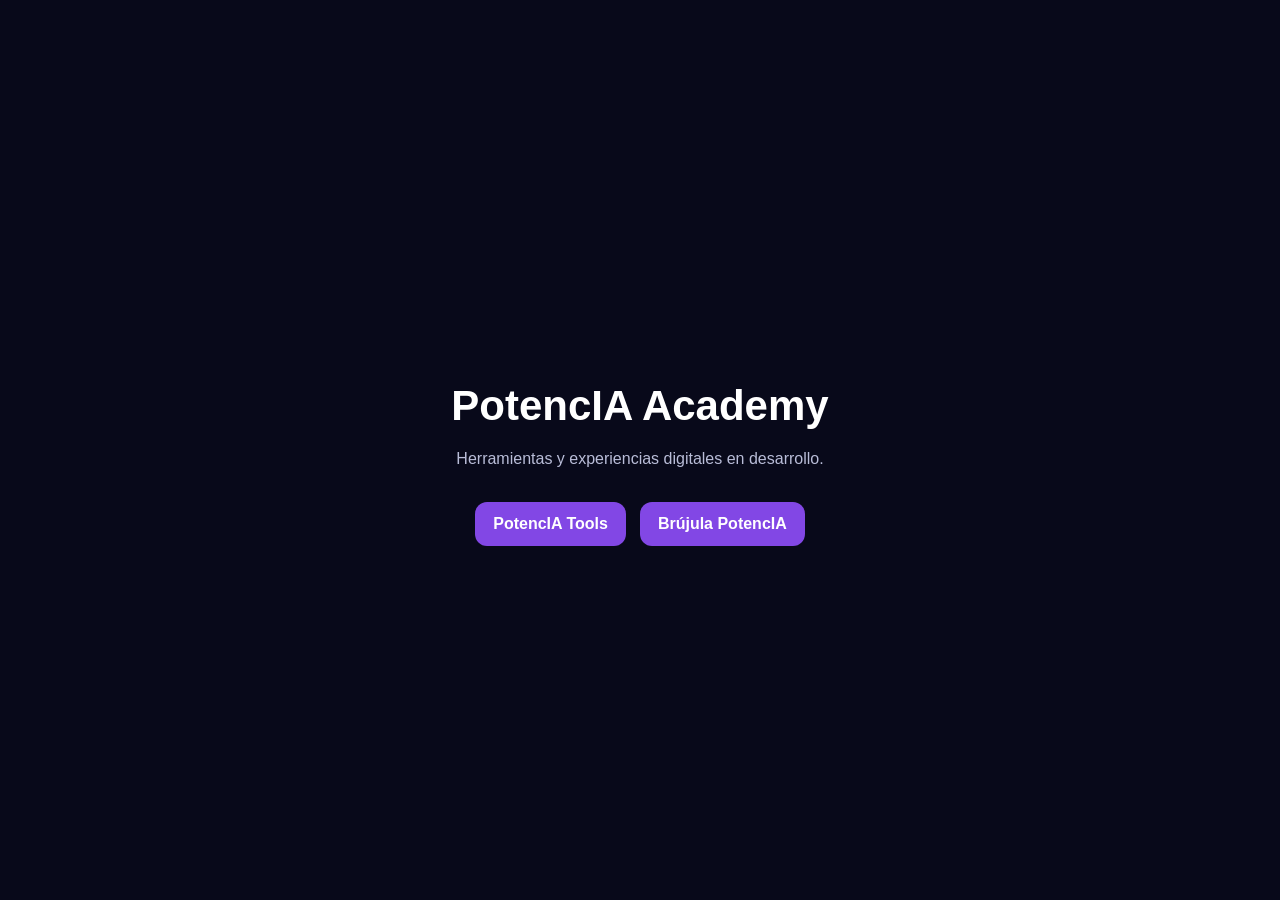
<file: index.html>
﻿<!doctype html>
<html lang="es">
<head>
  <meta charset="utf-8">
  <meta name="viewport" content="width=device-width,initial-scale=1">
  <title>PotencIA Academy</title>
  <style>
    body{
      margin:0;
      min-height:100vh;
      display:grid;
      place-items:center;
      font-family:Arial,sans-serif;
      background:#08091a;
      color:#fff
    }
    main{
      width:min(720px,90%);
      text-align:center
    }
    h1{font-size:42px;margin-bottom:12px}
    p{color:#b9bdd8;line-height:1.6}
    .links{
      display:flex;
      justify-content:center;
      gap:14px;
      flex-wrap:wrap;
      margin-top:30px
    }
    a{
      color:white;
      text-decoration:none;
      font-weight:700;
      padding:13px 18px;
      border-radius:12px;
      background:#8247e5
    }
  </style>
</head>
<body>
  <main>
    <h1>PotencIA Academy</h1>
    <p>Herramientas y experiencias digitales en desarrollo.</p>
    <div class="links">
      <a href="./potencia-tools/">PotencIA Tools</a>
      <a href="./staging/brujula-potencia-v033/">Brújula PotencIA</a>
    </div>
  </main>
</body>
</html>
</file>
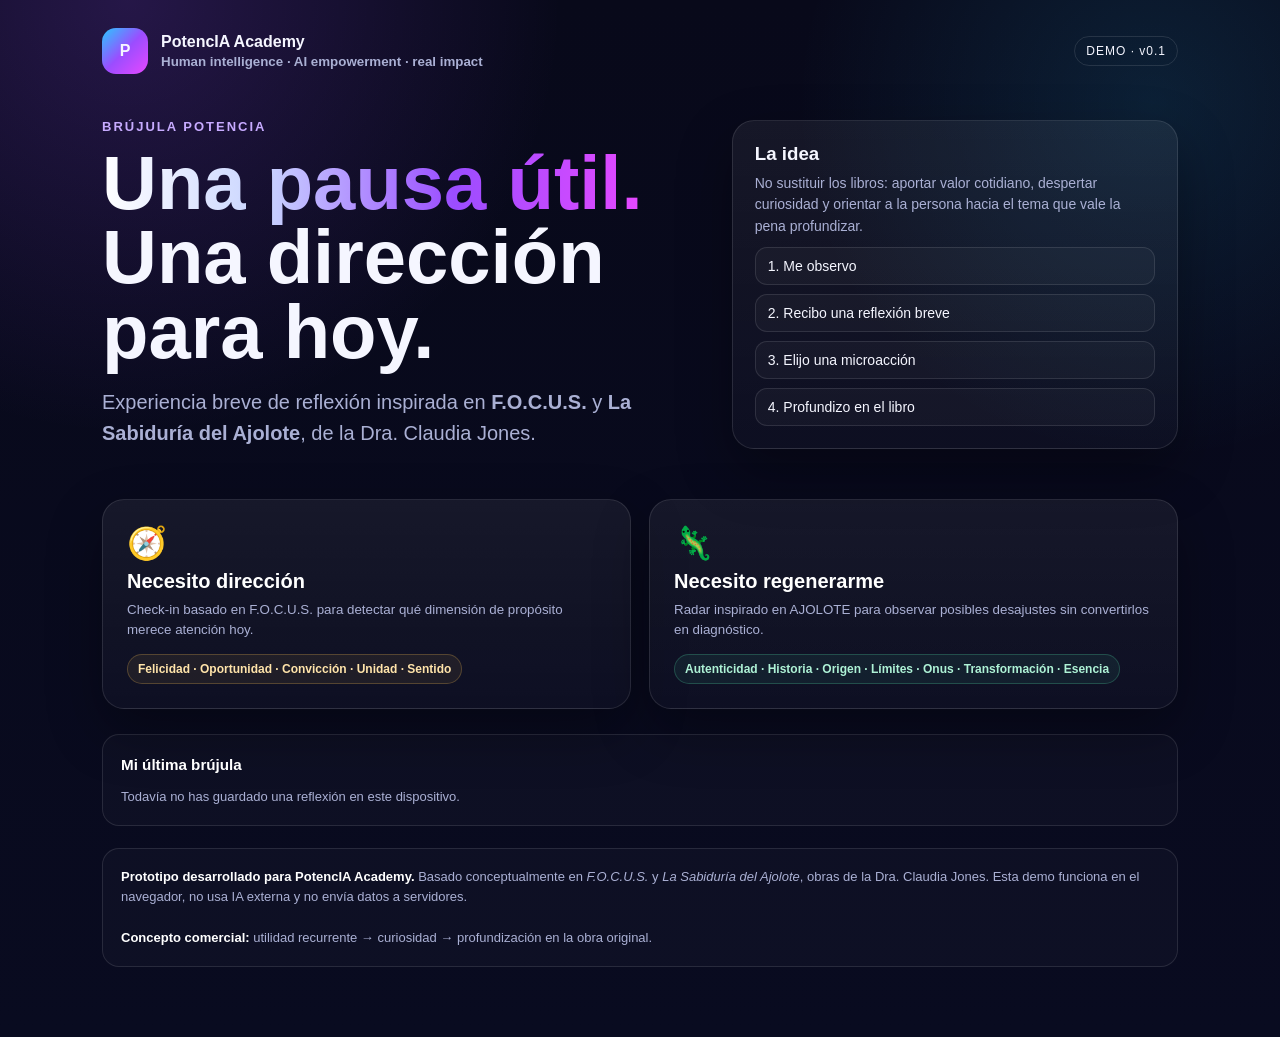
<file: brujula-potencia/index.html>
<!doctype html>
<html lang="es">
<head>
<meta charset="utf-8">
<meta name="viewport" content="width=device-width,initial-scale=1">
<title>Brújula PotencIA — Demo</title>
<style>
:root{--bg:#08091a;--txt:#f5f6ff;--mut:#aab0d4;--p:#9b4dff;--m:#e648ff;--c:#29c8ff;--g:#4ed5a2;--y:#f2ba50;--b:rgba(255,255,255,.11)}*{box-sizing:border-box}body{margin:0;font-family:Inter,Segoe UI,Arial,sans-serif;color:var(--txt);background:radial-gradient(circle at 10% 0,rgba(155,77,255,.2),transparent 28%),radial-gradient(circle at 90% 10%,rgba(41,200,255,.12),transparent 24%),linear-gradient(#08091a,#090b20);min-height:100vh}.w{max-width:1120px;margin:auto;padding:28px 22px 70px}.top{display:flex;justify-content:space-between;align-items:center;gap:18px}.brand{display:flex;gap:13px;align-items:center;font-weight:800}.logo{width:46px;height:46px;border-radius:14px;display:grid;place-items:center;background:linear-gradient(135deg,var(--c),var(--p),var(--m));font-weight:900}.brand small{display:block;color:var(--mut);font-weight:600;margin-top:3px}.demo{font-size:12px;letter-spacing:1px;border:1px solid var(--b);border-radius:999px;padding:7px 11px}.hero{display:grid;grid-template-columns:1.15fr .85fr;gap:26px;align-items:center;padding:45px 0 25px}.k{font-size:13px;color:#c7abff;text-transform:uppercase;letter-spacing:2px;font-weight:800}h1{font-size:clamp(44px,6vw,76px);line-height:.98;margin:12px 0 18px}.gr{background:linear-gradient(90deg,#fff,#c8d4ff 30%,#9b4dff 65%,#e648ff);-webkit-background-clip:text;background-clip:text;color:transparent}.hero p{font-size:20px;line-height:1.55;color:var(--mut);margin:0}.box,.card,.app{border:1px solid var(--b);border-radius:22px;background:linear-gradient(180deg,rgba(255,255,255,.06),rgba(255,255,255,.025));box-shadow:0 22px 55px rgba(0,0,0,.32)}.box{padding:22px}.box h3{margin:0 0 8px}.box p{font-size:14px!important}.step{padding:10px 12px;margin-top:9px;border:1px solid var(--b);border-radius:12px;background:rgba(255,255,255,.03);font-size:14px}.choices{display:grid;grid-template-columns:1fr 1fr;gap:18px;margin:25px 0}.card{padding:24px;text-align:left;color:white;cursor:pointer;transition:.2s}.card:hover{transform:translateY(-3px)}.card h2{margin:8px 0 7px}.card p{margin:0;color:var(--mut);line-height:1.5}.tag{display:inline-block;margin-top:14px;padding:7px 10px;border-radius:999px;font-size:12px;font-weight:800}.f .tag{color:#ffe4aa;border:1px solid rgba(242,186,80,.25);background:rgba(242,186,80,.08)}.a .tag{color:#aef2d6;border:1px solid rgba(78,213,162,.25);background:rgba(78,213,162,.08)}.app{display:none;padding:20px;margin-top:8px}.app.on{display:block}.ah{display:flex;justify-content:space-between;gap:15px;align-items:flex-start}.ah h2{margin:4px 0 5px}.ah p{color:var(--mut);margin:0;line-height:1.5}.back,.btn,.ghost{border-radius:11px;padding:10px 13px;font-weight:800;cursor:pointer}.back,.ghost{border:1px solid var(--b);background:rgba(255,255,255,.05);color:white}.btn{border:0;color:white;background:linear-gradient(90deg,var(--p),var(--m))}.grid{display:grid;grid-template-columns:.95fr 1.05fr;gap:18px;margin-top:18px}.panel{border:1px solid var(--b);border-radius:18px;padding:19px;background:rgba(255,255,255,.025)}.panel h3{margin:0 0 6px}.lead{color:var(--mut);font-size:13px;margin:0 0 15px}.q{padding:11px 0;border-bottom:1px solid rgba(255,255,255,.07)}.q:last-of-type{border-bottom:0}.qt{display:flex;justify-content:space-between;gap:12px;font-size:14px;line-height:1.4}.sc{font-size:12px;color:#cfd4ff;white-space:nowrap}input[type=range]{width:100%;accent-color:var(--p);margin-top:8px}.scale{display:flex;justify-content:space-between;color:#737ba5;font-size:10px}.row{display:flex;gap:9px;flex-wrap:wrap;margin-top:15px}.res{min-height:490px;border:1px solid var(--b);border-radius:15px;padding:19px;background:#090c1f;line-height:1.55}.res.empty{display:flex;align-items:center;justify-content:center;text-align:center;color:#7d85ad}.badge{display:inline-block;padding:6px 9px;border-radius:999px;font-size:12px;font-weight:800;margin-bottom:10px}.bf{color:#ffe4aa;border:1px solid rgba(242,186,80,.25);background:rgba(242,186,80,.08)}.ba{color:#aef2d6;border:1px solid rgba(78,213,162,.25);background:rgba(78,213,162,.08)}.res h2{margin:0 0 5px}.res h4{margin:16px 0 5px;font-size:12px;letter-spacing:1px;text-transform:uppercase;color:#bfc5e9}.res p{margin:4px 0}.act,.book{margin-top:14px;padding:14px;border-radius:13px;border:1px solid var(--b)}.act{background:linear-gradient(90deg,rgba(155,77,255,.12),rgba(41,200,255,.07))}.book{background:rgba(255,255,255,.035)}.book p{color:var(--mut);font-size:13px}.link{display:inline-block;margin-top:7px;color:white;text-decoration:none;font-weight:800;border:1px solid var(--b);padding:9px 11px;border-radius:10px;background:rgba(255,255,255,.05)}.note{margin-top:14px;font-size:11px;color:#7880a9}.hist,.foot{margin-top:22px;padding:18px;border:1px solid var(--b);border-radius:17px;background:rgba(255,255,255,.025);color:var(--mut);font-size:13px;line-height:1.55}.hist h3{margin:0 0 10px;color:white}.foot strong{color:white}@media(max-width:850px){.hero,.choices,.grid{grid-template-columns:1fr}.ah{flex-direction:column}}
</style>
</head>
<body>
<div class="w">
<div class="top"><div class="brand"><div class="logo">P</div><div>PotencIA Academy<small>Human intelligence · AI empowerment · real impact</small></div></div><div class="demo">DEMO · v0.1</div></div>
<section class="hero"><div><div class="k">Brújula PotencIA</div><h1><span class="gr">Una pausa útil.</span><br>Una dirección para hoy.</h1><p>Experiencia breve de reflexión inspirada en <b>F.O.C.U.S.</b> y <b>La Sabiduría del Ajolote</b>, de la Dra. Claudia Jones.</p></div><div class="box"><h3>La idea</h3><p>No sustituir los libros: aportar valor cotidiano, despertar curiosidad y orientar a la persona hacia el tema que vale la pena profundizar.</p><div class="step">1. Me observo</div><div class="step">2. Recibo una reflexión breve</div><div class="step">3. Elijo una microacción</div><div class="step">4. Profundizo en el libro</div></div></section>
<section id="home"><div class="choices"><button class="card f" onclick="openApp('focus')"><div style="font-size:32px">🧭</div><h2>Necesito dirección</h2><p>Check-in basado en F.O.C.U.S. para detectar qué dimensión de propósito merece atención hoy.</p><span class="tag">Felicidad · Oportunidad · Convicción · Unidad · Sentido</span></button><button class="card a" onclick="openApp('axo')"><div style="font-size:32px">🦎</div><h2>Necesito regenerarme</h2><p>Radar inspirado en AJOLOTE para observar posibles desajustes sin convertirlos en diagnóstico.</p><span class="tag">Autenticidad · Historia · Origen · Límites · Onus · Transformación · Esencia</span></button></div></section>
<section class="app" id="focus"><div class="ah"><div><div class="k">Ruta F.O.C.U.S.</div><h2>¿Dónde necesitas dirección hoy?</h2><p>1 = necesito atenderlo · 5 = se siente sólido hoy.</p></div><button class="back" onclick="goHome()">← Volver</button></div><div class="grid"><div class="panel"><h3>Check-in de 2 minutos</h3><p class="lead">No hay respuestas correctas.</p>
<div class="q"><div class="qt"><b>F · Felicidad — ¿Estoy dando espacio a bienestar y plenitud?</b><span class="sc" id="fs1">3/5</span></div><input id="f1" type="range" min="1" max="5" value="3" oninput="sync('f1','fs1')"><div class="scale"><span>Atender</span><span>Sólido</span></div></div>
<div class="q"><div class="qt"><b>O · Oportunidad — ¿Puedo ver posibilidades cuando algo no sale como esperaba?</b><span class="sc" id="fs2">3/5</span></div><input id="f2" type="range" min="1" max="5" value="3" oninput="sync('f2','fs2')"><div class="scale"><span>Atender</span><span>Sólido</span></div></div>
<div class="q"><div class="qt"><b>C · Convicción — ¿Sostengo mis valores aun con incertidumbre?</b><span class="sc" id="fs3">3/5</span></div><input id="f3" type="range" min="1" max="5" value="3" oninput="sync('f3','fs3')"><div class="scale"><span>Atender</span><span>Sólido</span></div></div>
<div class="q"><div class="qt"><b>U · Unidad — ¿Mis relaciones y colaboraciones me ayudan a crecer con coherencia?</b><span class="sc" id="fs4">3/5</span></div><input id="f4" type="range" min="1" max="5" value="3" oninput="sync('f4','fs4')"><div class="scale"><span>Atender</span><span>Sólido</span></div></div>
<div class="q"><div class="qt"><b>S · Sentido — ¿Lo que hago se conecta con algo que realmente importa para mí?</b><span class="sc" id="fs5">3/5</span></div><input id="f5" type="range" min="1" max="5" value="3" oninput="sync('f5','fs5')"><div class="scale"><span>Atender</span><span>Sólido</span></div></div>
<div class="row"><button class="btn" onclick="focusResult()">Ver mi brújula</button><button class="ghost" onclick="focusExample()">Probar ejemplo</button></div></div><div class="panel"><div class="res empty" id="focusRes">Tu reflexión aparecerá aquí.<br>La herramienta identifica un área para explorar, no una calificación personal.</div></div></div></section>
<section class="app" id="axo"><div class="ah"><div><div class="k">Ruta AJOLOTE</div><h2>¿Dónde puede haber un desajuste hoy?</h2><p>1 = quiero explorarlo · 5 = se siente alineado.</p></div><button class="back" onclick="goHome()">← Volver</button></div><div class="grid"><div class="panel"><h3>Radar de coherencia</h3><p class="lead">El marco no es lineal: sirve para revisarte cuando algo se siente fuera de lugar.</p>
<div class="q"><div class="qt"><b>A · Autenticidad — ¿Lo que pienso, siento y hago se siente alineado?</b><span class="sc" id="as1">3/5</span></div><input id="a1" type="range" min="1" max="5" value="3" oninput="sync('a1','as1')"><div class="scale"><span>Explorar</span><span>Alineado</span></div></div>
<div class="q"><div class="qt"><b>J · Justicia con mi historia — ¿Puedo mirar mi pasado sin negarlo ni dejar que gobierne todo?</b><span class="sc" id="as2">3/5</span></div><input id="a2" type="range" min="1" max="5" value="3" oninput="sync('a2','as2')"><div class="scale"><span>Explorar</span><span>Alineado</span></div></div>
<div class="q"><div class="qt"><b>O · Origen — ¿Distingo quién soy de las estrategias que aprendí para adaptarme?</b><span class="sc" id="as3">3/5</span></div><input id="a3" type="range" min="1" max="5" value="3" oninput="sync('a3','as3')"><div class="scale"><span>Explorar</span><span>Alineado</span></div></div>
<div class="q"><div class="qt"><b>L · Límites — ¿Estoy protegiendo mi tiempo, energía y responsabilidades?</b><span class="sc" id="as4">3/5</span></div><input id="a4" type="range" min="1" max="5" value="3" oninput="sync('a4','as4')"><div class="scale"><span>Explorar</span><span>Alineado</span></div></div>
<div class="q"><div class="qt"><b>O · Onus — ¿Estoy asumiendo lo que sí me corresponde sin cargar con todo?</b><span class="sc" id="as5">3/5</span></div><input id="a5" type="range" min="1" max="5" value="3" oninput="sync('a5','as5')"><div class="scale"><span>Explorar</span><span>Alineado</span></div></div>
<div class="q"><div class="qt"><b>T · Transformación — ¿Los cambios que hago nacen de elección más que de presión?</b><span class="sc" id="as6">3/5</span></div><input id="a6" type="range" min="1" max="5" value="3" oninput="sync('a6','as6')"><div class="scale"><span>Explorar</span><span>Alineado</span></div></div>
<div class="q"><div class="qt"><b>E · Esencia — ¿Tengo claro qué no quiero perder aunque todo cambie?</b><span class="sc" id="as7">3/5</span></div><input id="a7" type="range" min="1" max="5" value="3" oninput="sync('a7','as7')"><div class="scale"><span>Explorar</span><span>Alineado</span></div></div>
<div class="row"><button class="btn" onclick="axoResult()">Ver mi reflexión</button><button class="ghost" onclick="axoExample()">Probar ejemplo</button></div></div><div class="panel"><div class="res empty" id="axoRes">Tu reflexión aparecerá aquí.<br>Propone un área de observación; no diagnostica.</div></div></div></section>
<div class="hist"><h3>Mi última brújula</h3><div id="hist">Todavía no has guardado una reflexión en este dispositivo.</div></div>
<div class="foot"><strong>Prototipo desarrollado para PotencIA Academy.</strong> Basado conceptualmente en <em>F.O.C.U.S.</em> y <em>La Sabiduría del Ajolote</em>, obras de la Dra. Claudia Jones. Esta demo funciona en el navegador, no usa IA externa y no envía datos a servidores.<br><br><strong>Concepto comercial:</strong> utilidad recurrente → curiosidad → profundización en la obra original.</div>
</div>
<script>
const F=[
['F · Felicidad','Felicidad','Tal vez hoy conviene observar si estás posponiendo el bienestar hasta que todo esté resuelto.','La plenitud puede cultivarse durante el camino, no únicamente al final de una meta.','Elige durante 7 días una acción breve que disfrutes sin convertirla en otra tarea de productividad.','F — Felicidad','Si esta dificultad viene de exigirte demasiado, también podrías explorar “Límites” en AJOLOTE.'],
['O · Oportunidad','Oportunidad','Quizá una transición, error o cierre está ocupando más espacio que las posibilidades que todavía existen.','No necesitas esperar condiciones perfectas para comenzar a construir una opción nueva.','Escribe una puerta que parece cerrada y una acción pequeña que podría abrir una alternativa esta semana.','O — Oportunidad','Si el cambio se siente impuesto, también puede ser útil explorar “Transformación” en AJOLOTE.'],
['C · Convicción','Convicción','Puede que tengas dirección, pero estés dudando al momento de sostenerla frente a miedo o incertidumbre.','La convicción no exige certeza absoluta; exige claridad sobre los valores que quieres mantener.','Elige una decisión pequeña que ya sabes que es coherente contigo y ejecútala hoy.','C — Convicción','Si no sabes qué parte de ti deseas preservar, explora “Autenticidad” o “Esencia” en AJOLOTE.'],
['U · Unidad','Unidad','Hoy podría ser útil revisar si tus vínculos y colaboraciones están alineados con la dirección que quieres construir.','Pedir apoyo, reconectar o colaborar no debilita tu autonomía; puede darle estructura.','Identifica una conversación que valdría la pena iniciar esta semana: reconectar, agradecer, pedir apoyo o aclarar.','U — Unidad','Si el problema no es conectar sino protegerte, explora “Límites” en AJOLOTE.'],
['S · Sentido','Sentido','Tal vez estás haciendo muchas cosas, pero te cuesta reconocer para qué están conectadas entre sí.','El sentido puede aparecer al relacionar tus acciones con algo que deseas aportar, cuidar o dejar como huella.','Completa en una sola línea: “Quiero que lo que hago esta semana contribuya a…”.','S — Sentido','Si el cambio amenaza algo esencial para ti, explora “Esencia” en AJOLOTE.']];
const A=[
['A · Autenticidad','Autenticidad','Quizá estás ajustándote tanto a una situación que ya no reconoces con claridad qué piensas, sientes o eliges tú.','¿En qué área de tu vida haces algo que ya no se siente del todo coherente contigo?','No cambies nada todavía. Nombra por escrito una sola contradicción entre lo que piensas, sientes y haces.','A — Autenticidad','La dimensión “Convicción” de F.O.C.U.S. puede ayudarte a convertir esa claridad en dirección.'],
['J · Justicia con tu historia','Justicia con tu historia','Tal vez una parte del pasado está siendo minimizada, exagerada o utilizada como explicación automática del presente.','¿Qué parte de tu historia necesitas mirar con más proporción: sin negarla y sin permitir que defina todo?','Escribe dos columnas: “esto me marcó” y “esto no tiene que gobernar mi siguiente decisión”.','J — Justicia con tu historia','Si al ordenar la historia aparece una nueva posibilidad, revisa “Oportunidad” en F.O.C.U.S.'],
['O · Origen','Origen','Puede ser útil distinguir entre un rasgo que realmente te define y una estrategia que aprendiste para adaptarte.','¿Qué forma de actuar te protegió antes, pero quizá hoy ya no necesitas del mismo modo?','Completa: “me sirvió cuando…, pero hoy podría elegir…”.','O — Origen','Si quieres convertir esa comprensión en una decisión, revisa “Oportunidad” o “Convicción” en F.O.C.U.S.'],
['L · Límites','Límites','Quizá no necesitas hacer más. Puede que necesites decidir qué demanda, responsabilidad o expectativa no debe seguir entrando sin filtro.','¿Dónde estás diciendo “sí” cuando internamente ya sabes que necesitas una frontera más clara?','Define una sola frontera para esta semana: tiempo, disponibilidad, responsabilidad o energía.','L — Límites','Si el límite implica una conversación importante, “Unidad” en F.O.C.U.S. puede ayudarte a pensar el vínculo.'],
['O · Onus','Onus','Tal vez conoces suficientemente la situación, pero sigues esperando que otra persona, el contexto o el momento perfecto la resuelvan.','¿Qué parte de esta situación sí está dentro de tu margen real de elección?','Elige un paso pequeño y ejecutable en 24 horas que dependa de ti.','O — Onus','Para sostener esa acción con dirección, revisa “Convicción” en F.O.C.U.S.'],
['T · Transformación','Transformación','Puede ser útil revisar si el cambio que atraviesas nace de una elección consciente o de presión, comparación o miedo.','Si pudieras cambiar sin borrarte, ¿qué tendría que permanecer?','Escribe: “esto sí quiero transformar” y “esto quiero conservar mientras cambio”.','T — Transformación','Si necesitas encontrar una posibilidad dentro del cambio, revisa “Oportunidad” en F.O.C.U.S.'],
['E · Esencia','Esencia','Cuando todo cambia, perder dirección puede venir de no tener suficientemente visible aquello que deseas preservar.','¿Qué valor, principio o forma de estar en el mundo quieres mantener aunque cambien tus circunstancias?','Elige tres palabras que representen lo que quieres conservar y úsalas como filtro para una decisión esta semana.','E — Esencia','Para conectar esa esencia con una contribución concreta, revisa “Sentido” en F.O.C.U.S.']];
function sync(i,l){document.getElementById(l).textContent=document.getElementById(i).value+'/5'}
function openApp(i){document.getElementById('home').style.display='none';document.querySelectorAll('.app').forEach(x=>x.classList.remove('on'));document.getElementById(i).classList.add('on');document.getElementById(i).scrollIntoView({behavior:'smooth'})}
function goHome(){document.querySelectorAll('.app').forEach(x=>x.classList.remove('on'));document.getElementById('home').style.display='block';document.getElementById('home').scrollIntoView({behavior:'smooth'})}
function min(vals){let m=Math.min(...vals);return vals.indexOf(m)}
function focusResult(){let v=[1,2,3,4,5].map(i=>+document.getElementById('f'+i).value),d=F[min(v)],e=document.getElementById('focusRes');e.classList.remove('empty');e.innerHTML=`<span class="badge bf">Tu brújula de hoy</span><h2>${d[0]}</h2><h4>Reconoce</h4><p>${d[2]}</p><h4>Resignifica</h4><p>${d[3]}</p><div class="act"><h4 style="margin-top:0">Actúa</h4><p>${d[4]}</p></div><h4>Conexión entre marcos</h4><p>${d[6]}</p><div class="book"><b>Para profundizar</b><p>Esta experiencia es sólo una puerta de entrada. El desarrollo completo del tema está en <b>${d[5]}</b> de <em>F.O.C.U.S.</em>, de la Dra. Claudia Jones.</p><a class="link" href="https://potenciaacademy.com/" target="_blank">Conocer F.O.C.U.S. →</a></div><div class="row"><button class="ghost" onclick="saveReflection('F.O.C.U.S.','${d[1]}','${d[4].replaceAll("'","\\'")}')">Guardar reflexión</button></div><div class="note">Herramienta educativa. No constituye diagnóstico, terapia ni recomendación clínica.</div>`}
function focusExample(){[4,2,4,3,4].forEach((x,i)=>{document.getElementById('f'+(i+1)).value=x;sync('f'+(i+1),'fs'+(i+1))});focusResult()}
function axoResult(){let v=[1,2,3,4,5,6,7].map(i=>+document.getElementById('a'+i).value),d=A[min(v)],e=document.getElementById('axoRes');e.classList.remove('empty');e.innerHTML=`<span class="badge ba">Área para explorar</span><h2>${d[0]}</h2><h4>Observa</h4><p>${d[2]}</p><h4>Pregunta detonadora</h4><p>${d[3]}</p><div class="act"><h4 style="margin-top:0">Microacción</h4><p>${d[4]}</p></div><h4>Conexión entre marcos</h4><p>${d[6]}</p><div class="book"><b>Para profundizar</b><p>Esta experiencia no reproduce el contenido del libro. Te orienta hacia <b>${d[5]}</b> de <em>La Sabiduría del Ajolote</em>, de la Dra. Claudia Jones.</p><a class="link" href="https://potenciaacademy.com/" target="_blank">Conocer La Sabiduría del Ajolote →</a></div><div class="row"><button class="ghost" onclick="saveReflection('AJOLOTE','${d[1]}','${d[4].replaceAll("'","\\'")}')">Guardar reflexión</button></div><div class="note">Herramienta educativa y reflexiva. El ajolote se usa como metáfora; no sustituye atención profesional.</div>`}
function axoExample(){[4,4,3,1,3,2,4].forEach((x,i)=>{document.getElementById('a'+(i+1)).value=x;sync('a'+(i+1),'as'+(i+1))});axoResult()}
function saveReflection(k,a,t){localStorage.setItem('bp',JSON.stringify({k,a,t,d:new Date().toLocaleDateString('es-MX')}));renderHistory()}
function renderHistory(){let r=localStorage.getItem('bp');document.getElementById('hist').innerHTML=r?(()=>{let x=JSON.parse(r);return `<b style="color:white">${x.k}: ${x.a}</b> · ${x.d}<br><span>${x.t}</span>`})():'Todavía no has guardado una reflexión en este dispositivo.'}
renderHistory();
</script>
</body>
</html>
</file>
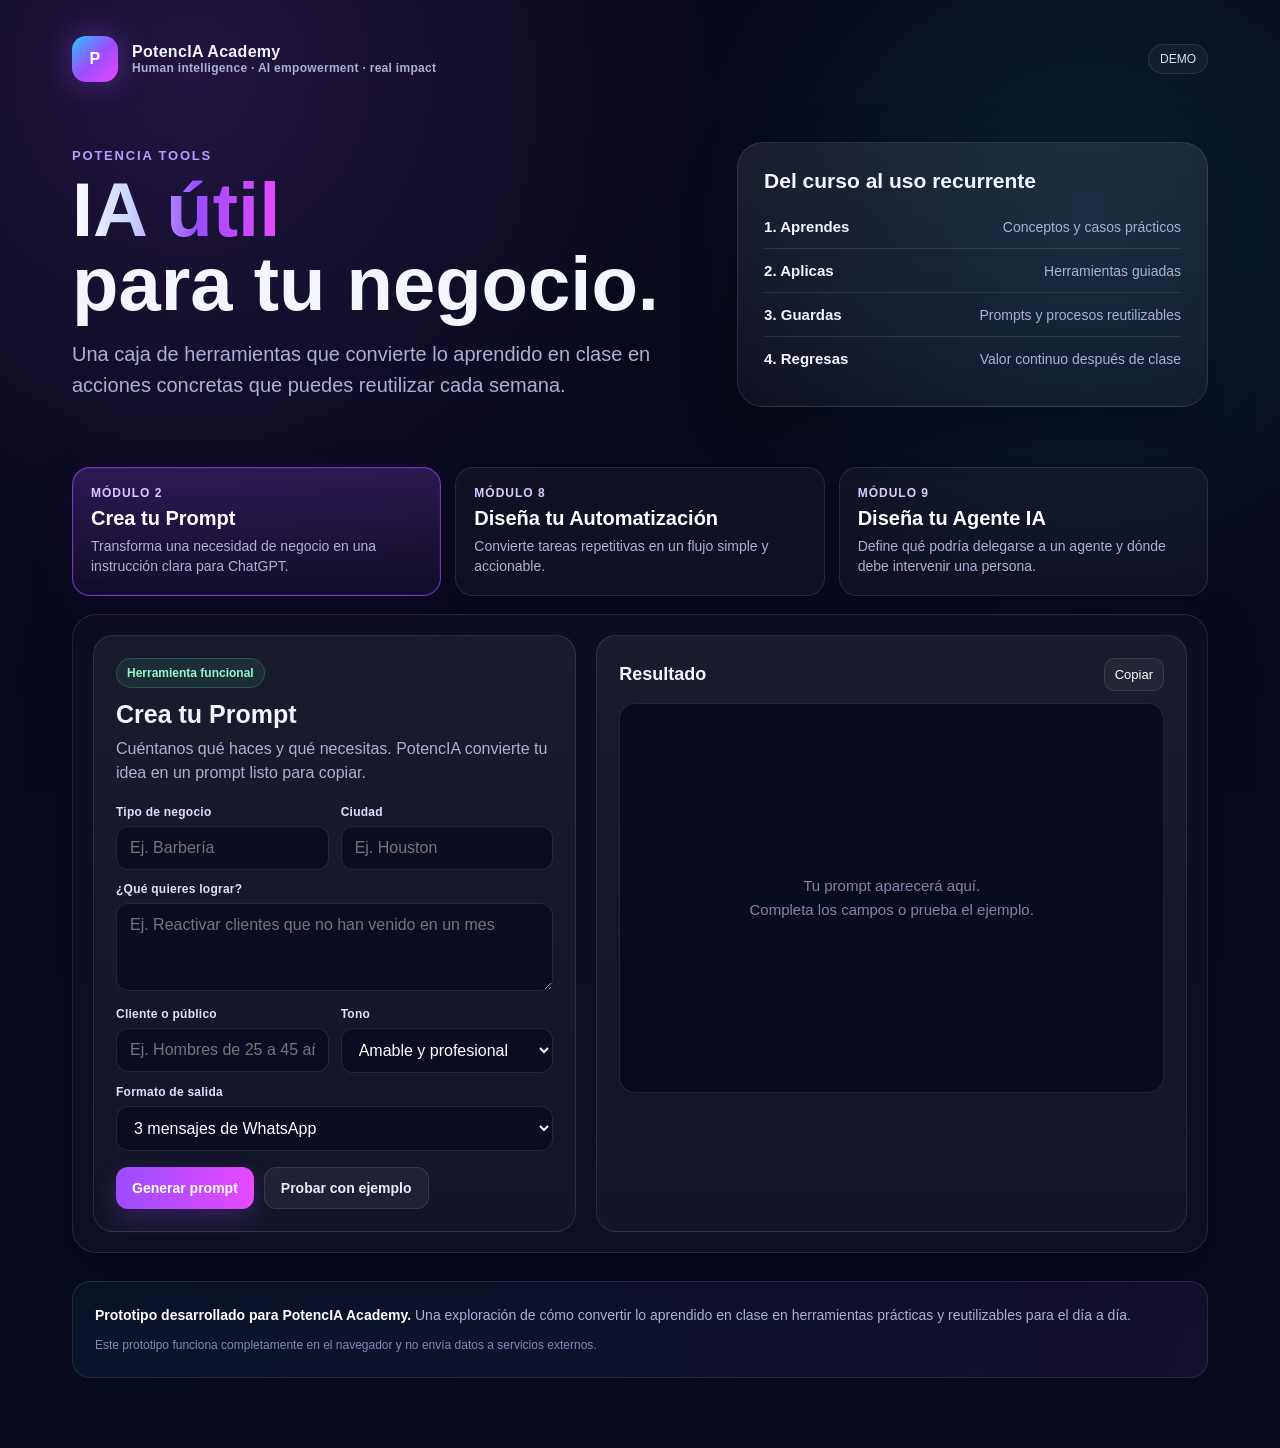
<file: potencia-tools/index.html>
<!doctype html>
<html lang="es">
<head>
<meta charset="utf-8">
<meta name="viewport" content="width=device-width, initial-scale=1">
<title>PotencIA Tools — Demo</title>
<style>
:root{
  --bg:#070817;
  --panel:#10122a;
  --panel2:#151838;
  --text:#f4f6ff;
  --muted:#aab0d6;
  --purple:#9b4dff;
  --magenta:#e648ff;
  --cyan:#28c7ff;
  --green:#34d399;
  --border:rgba(255,255,255,.10);
  --shadow:0 18px 50px rgba(0,0,0,.35);
}
*{box-sizing:border-box}
html{scroll-behavior:smooth}
body{
  margin:0;
  font-family:Inter,Segoe UI,Arial,sans-serif;
  background:
    radial-gradient(circle at 15% 5%, rgba(155,77,255,.18), transparent 30%),
    radial-gradient(circle at 85% 15%, rgba(40,199,255,.12), transparent 25%),
    linear-gradient(180deg,#070817 0%,#090b1f 100%);
  color:var(--text);
  min-height:100vh;
}
.wrap{max-width:1180px;margin:auto;padding:28px 22px 70px}
.topbar{display:flex;align-items:center;justify-content:space-between;gap:16px;padding:8px 0 26px}
.brand{display:flex;align-items:center;gap:14px;font-weight:800;letter-spacing:.3px}
.logo{width:46px;height:46px;border-radius:14px;background:linear-gradient(135deg,var(--cyan),var(--purple),var(--magenta));display:grid;place-items:center;box-shadow:0 0 32px rgba(155,77,255,.4);font-weight:900;color:white}
.badge{font-size:12px;color:#d9dcff;border:1px solid var(--border);background:rgba(255,255,255,.04);padding:7px 11px;border-radius:999px}
.hero{display:grid;grid-template-columns:1.15fr .85fr;gap:28px;align-items:center;padding:34px 0 26px}
.hero h1{font-size:clamp(42px,6vw,76px);line-height:.98;margin:0 0 18px}
.grad{background:linear-gradient(90deg,#fff 0%,#c8d4ff 28%,#9b4dff 60%,#e648ff 100%);-webkit-background-clip:text;background-clip:text;color:transparent}
.hero p{font-size:20px;line-height:1.55;color:var(--muted);max-width:720px;margin:0}
.hero-card{background:linear-gradient(180deg,rgba(255,255,255,.08),rgba(255,255,255,.035));border:1px solid var(--border);border-radius:26px;padding:26px;box-shadow:var(--shadow)}
.hero-card h3{margin:0 0 12px;font-size:21px}
.metric{display:flex;justify-content:space-between;align-items:center;padding:13px 0;border-bottom:1px solid var(--border)}
.metric:last-child{border-bottom:0}.metric strong{font-size:15px}.metric span{color:var(--muted);font-size:14px}
.tabs{display:grid;grid-template-columns:repeat(3,1fr);gap:14px;margin:34px 0 18px}
.tab{cursor:pointer;text-align:left;padding:18px;border-radius:18px;border:1px solid var(--border);background:rgba(255,255,255,.035);color:white;transition:.2s transform,.2s border-color,.2s background}
.tab:hover{transform:translateY(-2px);border-color:rgba(155,77,255,.5)}
.tab.active{background:linear-gradient(180deg,rgba(155,77,255,.22),rgba(155,77,255,.07));border-color:rgba(155,77,255,.65);box-shadow:0 0 0 1px rgba(155,77,255,.08) inset,0 16px 40px rgba(42,17,84,.25)}
.tab .num{font-size:12px;color:#d9caff;font-weight:700;letter-spacing:1px;text-transform:uppercase}.tab h3{margin:7px 0 6px;font-size:20px}.tab p{margin:0;color:var(--muted);font-size:14px;line-height:1.45}
.tool{display:none;grid-template-columns:.9fr 1.1fr;gap:20px;background:rgba(255,255,255,.025);border:1px solid var(--border);border-radius:24px;padding:20px;box-shadow:var(--shadow)}
.tool.active{display:grid}
.panel{background:linear-gradient(180deg,rgba(255,255,255,.055),rgba(255,255,255,.025));border:1px solid var(--border);border-radius:20px;padding:22px}
.panel h2{margin:0 0 8px;font-size:25px}.panel .lead{color:var(--muted);margin:0 0 20px;line-height:1.5}.grid2{display:grid;grid-template-columns:1fr 1fr;gap:12px}
label{display:block;font-size:12px;color:#dce0ff;margin:0 0 7px;font-weight:700;letter-spacing:.25px}
input,select,textarea{width:100%;border-radius:12px;border:1px solid var(--border);background:#0b0e22;color:white;padding:12px 13px;outline:none;font:inherit;transition:.2s;border-color .2s}
input:focus,select:focus,textarea:focus{border-color:rgba(155,77,255,.7);box-shadow:0 0 0 3px rgba(155,77,255,.11)}
textarea{min-height:88px;resize:vertical}.field{margin-bottom:12px}.btnrow{display:flex;gap:10px;flex-wrap:wrap;margin-top:16px}
button.primary,button.secondary{border:0;border-radius:12px;padding:12px 16px;font-weight:800;cursor:pointer;font-size:14px}
button.primary{color:white;background:linear-gradient(90deg,var(--purple),var(--magenta));box-shadow:0 10px 25px rgba(155,77,255,.22)}
button.secondary{color:#e9ebff;background:rgba(255,255,255,.06);border:1px solid var(--border)}
.output{min-height:390px;white-space:pre-wrap;line-height:1.58;color:#edf0ff;background:#090c1f;border:1px solid var(--border);border-radius:16px;padding:18px;font-size:15px}
.output.empty{color:#7f86ac;display:flex;align-items:center;justify-content:center;text-align:center;padding:40px}
.result-head{display:flex;justify-content:space-between;align-items:center;margin-bottom:12px}.result-head h3{margin:0;font-size:18px}.copy{font-size:13px;border:1px solid var(--border);background:rgba(255,255,255,.05);color:#fff;border-radius:10px;padding:8px 10px;cursor:pointer}
.footer{margin-top:28px;padding:22px;border-radius:18px;border:1px solid var(--border);background:linear-gradient(90deg,rgba(40,199,255,.05),rgba(155,77,255,.08));color:var(--muted);font-size:14px;line-height:1.6}
.kicker{font-size:13px;text-transform:uppercase;letter-spacing:1.8px;color:#b99cff;font-weight:800;margin-bottom:10px}.pill{display:inline-block;padding:7px 10px;border-radius:999px;background:rgba(52,211,153,.10);border:1px solid rgba(52,211,153,.25);color:#9af2cb;font-size:12px;font-weight:800}.small{font-size:12px;color:#8088b4;margin-top:10px}
@media(max-width:860px){.hero,.tool{grid-template-columns:1fr}.tabs{grid-template-columns:1fr}.grid2{grid-template-columns:1fr}}
</style>
</head>
<body>
<div class="wrap">
  <div class="topbar"><div class="brand"><div class="logo">P</div><div><div>PotencIA Academy</div><div style="font-size:12px;color:var(--muted);font-weight:600">Human intelligence · AI empowerment · real impact</div></div></div><div class="badge">DEMO</div></div>
  <section class="hero"><div><div class="kicker">PotencIA Tools</div><h1><span class="grad">IA útil</span><br>para tu negocio.</h1><p>Una caja de herramientas que convierte lo aprendido en clase en acciones concretas que puedes reutilizar cada semana.</p></div><div class="hero-card"><h3>Del curso al uso recurrente</h3><div class="metric"><strong>1. Aprendes</strong><span>Conceptos y casos prácticos</span></div><div class="metric"><strong>2. Aplicas</strong><span>Herramientas guiadas</span></div><div class="metric"><strong>3. Guardas</strong><span>Prompts y procesos reutilizables</span></div><div class="metric"><strong>4. Regresas</strong><span>Valor continuo después de clase</span></div></div></section>
  <div class="tabs"><button class="tab active" data-target="promptTool"><div class="num">Módulo 2</div><h3>Crea tu Prompt</h3><p>Transforma una necesidad de negocio en una instrucción clara para ChatGPT.</p></button><button class="tab" data-target="autoTool"><div class="num">Módulo 8</div><h3>Diseña tu Automatización</h3><p>Convierte tareas repetitivas en un flujo simple y accionable.</p></button><button class="tab" data-target="agentTool"><div class="num">Módulo 9</div><h3>Diseña tu Agente IA</h3><p>Define qué podría delegarse a un agente y dónde debe intervenir una persona.</p></button></div>
  <section class="tool active" id="promptTool"><div class="panel"><div class="pill">Herramienta funcional</div><h2 style="margin-top:12px">Crea tu Prompt</h2><p class="lead">Cuéntanos qué haces y qué necesitas. PotencIA convierte tu idea en un prompt listo para copiar.</p><div class="grid2"><div class="field"><label>Tipo de negocio</label><input id="p_business" placeholder="Ej. Barbería"></div><div class="field"><label>Ciudad</label><input id="p_city" placeholder="Ej. Houston"></div></div><div class="field"><label>¿Qué quieres lograr?</label><textarea id="p_task" placeholder="Ej. Reactivar clientes que no han venido en un mes"></textarea></div><div class="grid2"><div class="field"><label>Cliente o público</label><input id="p_audience" placeholder="Ej. Hombres de 25 a 45 años"></div><div class="field"><label>Tono</label><select id="p_tone"><option>Amable y profesional</option><option>Cercano y humano</option><option>Elegante</option><option>Directo y breve</option><option>Entusiasta</option></select></div></div><div class="field"><label>Formato de salida</label><select id="p_format"><option>3 mensajes de WhatsApp</option><option>5 ideas en lista</option><option>1 publicación para redes</option><option>Tabla con opciones</option><option>Plan paso a paso</option></select></div><div class="btnrow"><button class="primary" onclick="buildPrompt()">Generar prompt</button><button class="secondary" onclick="examplePrompt()">Probar con ejemplo</button></div></div><div class="panel"><div class="result-head"><h3>Resultado</h3><button class="copy" onclick="copyOut('promptOut')">Copiar</button></div><div class="output empty" id="promptOut">Tu prompt aparecerá aquí.<br>Completa los campos o prueba el ejemplo.</div></div></section>
  <section class="tool" id="autoTool"><div class="panel"><div class="pill">Demo funcional</div><h2 style="margin-top:12px">Diseña tu Automatización</h2><p class="lead">Describe una tarea repetitiva. La herramienta propone un flujo simple y dónde podría entrar la IA.</p><div class="field"><label>¿Qué evento inicia el proceso?</label><input id="a_trigger" placeholder="Ej. Un cliente pide información por formulario"></div><div class="field"><label>¿Qué quieres que ocurra después?</label><textarea id="a_action" placeholder="Ej. Responder, registrar al cliente y avisarme"></textarea></div><div class="grid2"><div class="field"><label>Herramientas actuales</label><input id="a_tools" placeholder="Ej. Gmail, Google Sheets, WhatsApp"></div><div class="field"><label>Frecuencia</label><select id="a_freq"><option>Varias veces al día</option><option>Una vez al día</option><option>Varias veces por semana</option><option>Ocasionalmente</option></select></div></div><div class="btnrow"><button class="primary" onclick="buildAutomation()">Diseñar flujo</button><button class="secondary" onclick="exampleAutomation()">Probar con ejemplo</button></div></div><div class="panel"><div class="result-head"><h3>Flujo sugerido</h3><button class="copy" onclick="copyOut('autoOut')">Copiar</button></div><div class="output empty" id="autoOut">Aquí aparecerá un flujo sencillo con pasos, herramientas y puntos de revisión humana.</div></div></section>
  <section class="tool" id="agentTool"><div class="panel"><div class="pill">Demo funcional</div><h2 style="margin-top:12px">Diseña tu Agente IA</h2><p class="lead">No todo necesita un agente. Esta herramienta te ayuda a definir cuándo sí tiene sentido y qué debería hacer.</p><div class="field"><label>Rol que tendría el agente</label><input id="g_role" placeholder="Ej. Asistente de seguimiento de prospectos"></div><div class="field"><label>Tarea recurrente</label><textarea id="g_task" placeholder="Ej. Revisar prospectos nuevos y preparar el siguiente contacto"></textarea></div><div class="field"><label>Información que necesitaría consultar</label><input id="g_inputs" placeholder="Ej. CRM, correos, catálogo de servicios"></div><div class="grid2"><div class="field"><label>Nivel de autonomía</label><select id="g_auto"><option>Bajo: propone, yo apruebo</option><option>Medio: ejecuta tareas simples</option><option>Alto: ejecuta y escala excepciones</option></select></div><div class="field"><label>¿Qué debe revisar una persona?</label><input id="g_human" placeholder="Ej. Precios y mensajes sensibles"></div></div><div class="btnrow"><button class="primary" onclick="buildAgent()">Crear blueprint</button><button class="secondary" onclick="exampleAgent()">Probar con ejemplo</button></div></div><div class="panel"><div class="result-head"><h3>Blueprint del agente</h3><button class="copy" onclick="copyOut('agentOut')">Copiar</button></div><div class="output empty" id="agentOut">Aquí verás misión, entradas, acciones, límites y puntos de intervención humana.</div></div></section>
  <div class="footer"><strong style="color:#fff">Prototipo desarrollado para PotencIA Academy.</strong> Una exploración de cómo convertir lo aprendido en clase en herramientas prácticas y reutilizables para el día a día.<div class="small">Este prototipo funciona completamente en el navegador y no envía datos a servicios externos.</div></div>
</div>
<script>
document.querySelectorAll('.tab').forEach(tab=>{tab.addEventListener('click',()=>{document.querySelectorAll('.tab').forEach(t=>t.classList.remove('active'));document.querySelectorAll('.tool').forEach(t=>t.classList.remove('active'));tab.classList.add('active');document.getElementById(tab.dataset.target).classList.add('active')})});
function val(id){return document.getElementById(id).value.trim()}
function setOut(id,txt){const el=document.getElementById(id);el.classList.remove('empty');el.textContent=txt}
function copyOut(id){const txt=document.getElementById(id).textContent;navigator.clipboard.writeText(txt).then(()=>{const btn=event.target,old=btn.textContent;btn.textContent='Copiado ✓';setTimeout(()=>btn.textContent=old,1200)})}
function buildPrompt(){const b=val('p_business')||'[tipo de negocio]',c=val('p_city')||'[ciudad]',t=val('p_task')||'[objetivo o tarea]',a=val('p_audience')||'[tipo de cliente]',tone=val('p_tone'),f=val('p_format');setOut('promptOut',`Actúa como mi asistente de negocio.\n\nTengo un(a) ${b} en ${c}. Quiero lograr lo siguiente: ${t}.\n\nMi cliente o público principal es: ${a}.\n\nQuiero que el tono sea ${tone.toLowerCase()}.\n\nEntrégame el resultado en este formato: ${f.toLowerCase()}.\n\nHazlo claro, específico y listo para usar. Si te falta algún dato importante, hazme primero hasta 3 preguntas concretas antes de responder.`)}
function examplePrompt(){document.getElementById('p_business').value='Barbería';document.getElementById('p_city').value='Houston';document.getElementById('p_task').value='Reactivar clientes que no han venido en un mes';document.getElementById('p_audience').value='Hombres de 25 a 45 años';document.getElementById('p_tone').value='Cercano y humano';document.getElementById('p_format').value='3 mensajes de WhatsApp';buildPrompt()}
function buildAutomation(){const tr=val('a_trigger')||'[evento que inicia]',ac=val('a_action')||'[resultado deseado]',tools=val('a_tools')||'herramientas actuales del negocio',fr=val('a_freq');setOut('autoOut',`OBJETIVO\nAutomatizar un proceso que ocurre ${fr.toLowerCase()}.\n\nDISPARADOR\n1. Cuando ocurra: ${tr}.\n\nFLUJO PROPUESTO\n2. Capturar la información necesaria.\n3. Usar ${tools} como parte del flujo actual.\n4. Ejecutar la acción principal: ${ac}.\n5. Si hace falta redactar, clasificar o resumir información, usar IA como apoyo.\n6. Guardar un registro del resultado.\n7. Avisar a una persona cuando exista una excepción o decisión sensible.\n\nREVISIÓN HUMANA\n• Mantener aprobación humana para precios, compromisos, datos sensibles y mensajes delicados.\n• Empezar automatizando sólo la parte repetitiva y medible.\n\nPRIMER PASO RECOMENDADO\nProbar este flujo durante una semana con pocos casos, medir tiempo ahorrado y después decidir qué parte conviene automatizar por completo.`)}
function exampleAutomation(){document.getElementById('a_trigger').value='Un cliente llena un formulario pidiendo información';document.getElementById('a_action').value='Enviar una respuesta inicial, registrar al prospecto y avisarme';document.getElementById('a_tools').value='Gmail, Google Sheets y WhatsApp';document.getElementById('a_freq').value='Varias veces al día';buildAutomation()}
function buildAgent(){const r=val('g_role')||'[rol del agente]',t=val('g_task')||'[tarea recurrente]',i=val('g_inputs')||'[fuentes de información]',a=val('g_auto'),h=val('g_human')||'[decisiones sensibles]';setOut('agentOut',`NOMBRE DEL AGENTE\n${r}\n\nMISIÓN\nAyudar de forma recurrente con: ${t}.\n\nINFORMACIÓN QUE CONSULTA\n• ${i}\n\nNIVEL DE AUTONOMÍA\n• ${a}\n\nQUÉ PODRÍA HACER\n1. Revisar nueva información relacionada con su misión.\n2. Clasificar y priorizar casos.\n3. Preparar borradores, recomendaciones o siguientes acciones.\n4. Ejecutar tareas simples cuando estén claramente autorizadas.\n5. Escalar excepciones a una persona.\n\nLÍMITES\n• No debe inventar datos.\n• No debe tomar decisiones fuera de las reglas definidas.\n• Debe registrar lo que hizo y por qué.\n\nINTERVENCIÓN HUMANA\n• Una persona debe revisar: ${h}.\n\nRECOMENDACIÓN\nEmpezar con autonomía baja. Cuando el proceso sea estable y medible, aumentar la autonomía sólo en tareas de bajo riesgo.`)}
function exampleAgent(){document.getElementById('g_role').value='Asistente de seguimiento de prospectos';document.getElementById('g_task').value='Revisar prospectos nuevos, priorizarlos y preparar el siguiente contacto';document.getElementById('g_inputs').value='CRM, correos y catálogo de servicios';document.getElementById('g_auto').value='Bajo: propone, yo apruebo';document.getElementById('g_human').value='Precios, descuentos y mensajes sensibles';buildAgent()}
</script>
</body>
</html>
</file>
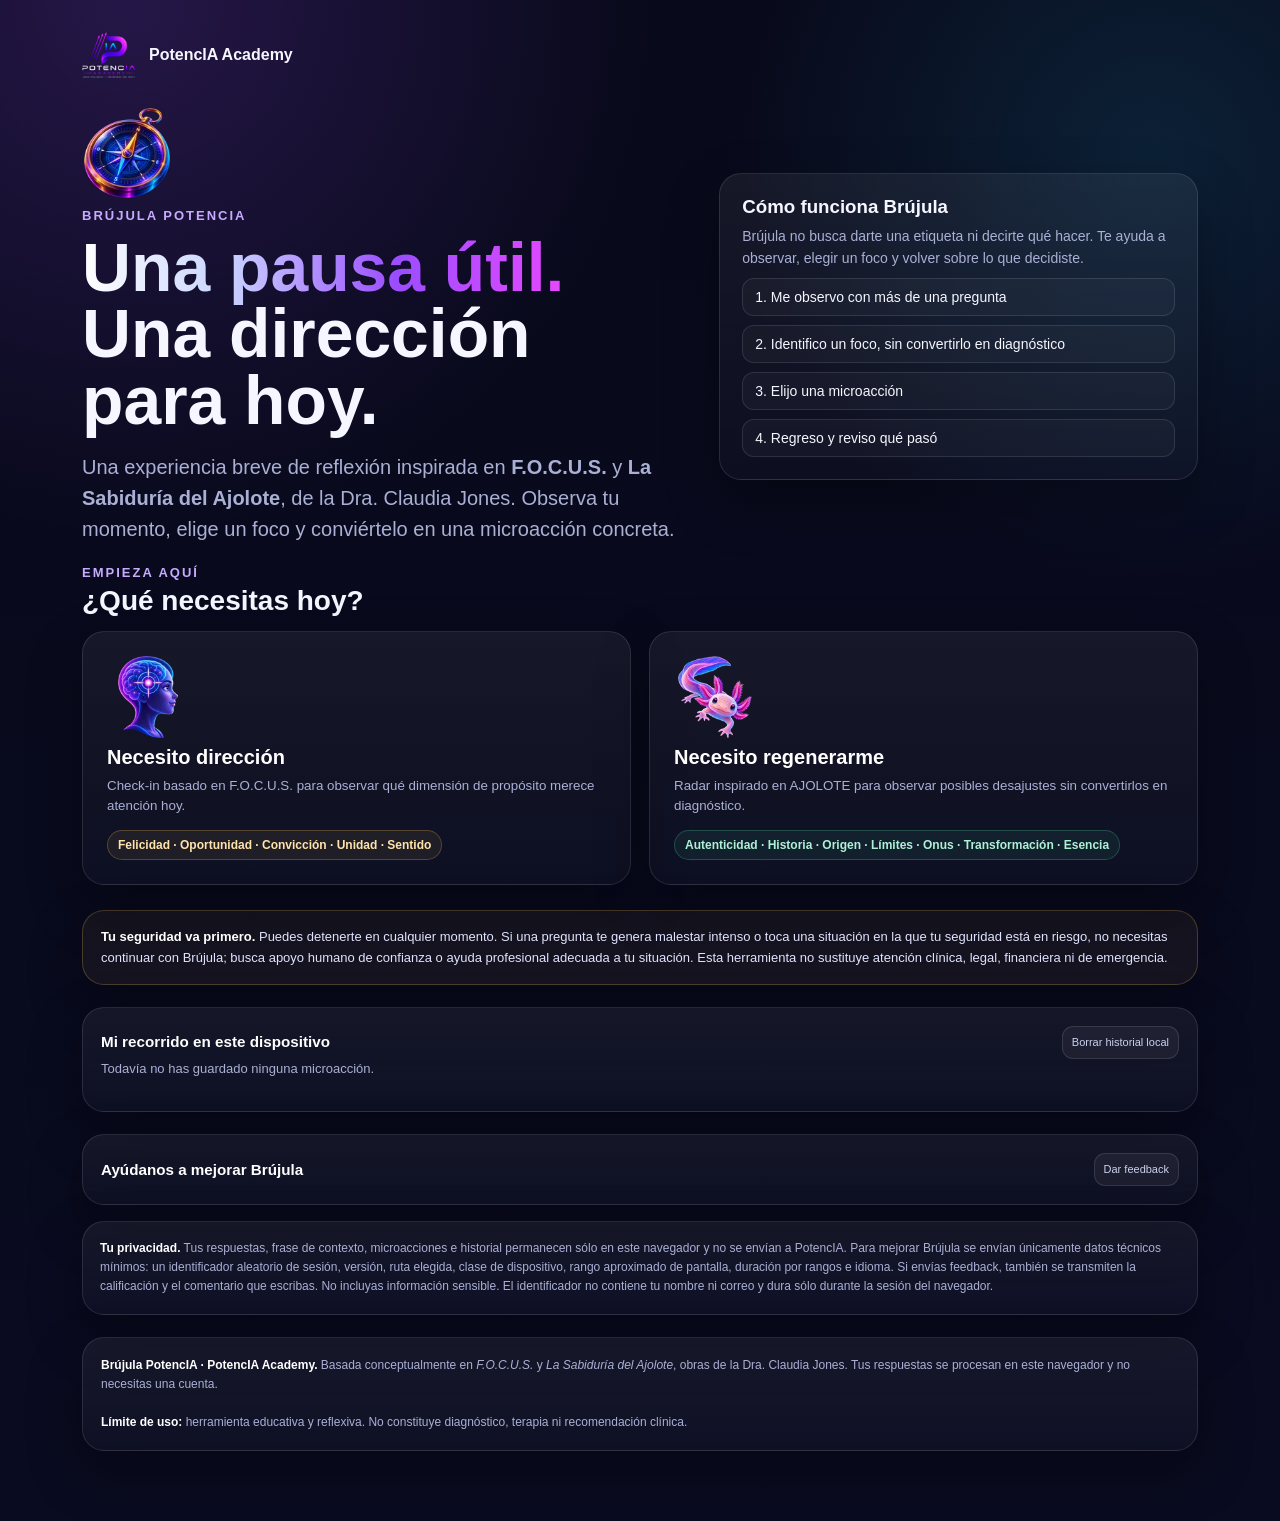
<file: staging/brujula-potencia-v033/index.html>
<!doctype html>
<html lang="es">
<head>
<meta charset="utf-8">
<meta name="viewport" content="width=device-width,initial-scale=1">
<title>Brújula PotencIA — PotencIA Academy</title>
<link rel="stylesheet" href="./styles.css">
<link rel="stylesheet" href="./p2.css">
</head>
<body>
<div class="w">
  <div class="top">
    <div class="brand"><img src="./assets/potencia-academy-logo.webp" alt="" aria-hidden="true" style="width:54px;height:54px;object-fit:contain;display:block"><div>PotencIA Academy</div></div>
  </div>

  <section class="follow" id="followCard" aria-live="polite"></section>

  <section class="hero" style="padding:26px 0 16px">
    <div><img src="./assets/brujula.webp" alt="" aria-hidden="true" style="width:90px;height:90px;object-fit:contain;display:block;margin-bottom:10px"><div class="k">Brújula PotencIA</div><h1 style="font-size:clamp(44px,5.3vw,68px)"><span class="gr">Una pausa útil.</span><br>Una dirección para hoy.</h1><p>Una experiencia breve de reflexión inspirada en <b>F.O.C.U.S.</b> y <b>La Sabiduría del Ajolote</b>, de la Dra. Claudia Jones. Observa tu momento, elige un foco y conviértelo en una microacción concreta.</p></div>
    <div class="box"><h3>Cómo funciona Brújula</h3><p>Brújula no busca darte una etiqueta ni decirte qué hacer. Te ayuda a observar, elegir un foco y volver sobre lo que decidiste.</p><div class="step">1. Me observo con más de una pregunta</div><div class="step">2. Identifico un foco, sin convertirlo en diagnóstico</div><div class="step">3. Elijo una microacción</div><div class="step">4. Regreso y reviso qué pasó</div></div>
  </section>

  <section id="home">
    <div style="margin:4px 0 2px"><div class="k">Empieza aquí</div><h2 style="margin:5px 0 0;font-size:28px">¿Qué necesitas hoy?</h2></div>
    <div class="choices" style="margin-top:14px">
      <button type="button" class="card f" onclick="openRoute('focus')"><img src="./assets/focus.webp" alt="" aria-hidden="true" style="width:82px;height:82px;object-fit:contain;display:block;margin-bottom:8px"><h2>Necesito dirección</h2><p>Check-in basado en F.O.C.U.S. para observar qué dimensión de propósito merece atención hoy.</p><span class="tag">Felicidad · Oportunidad · Convicción · Unidad · Sentido</span></button>
      <button type="button" class="card a" onclick="openRoute('axo')"><img src="./assets/ajolote.webp" alt="" aria-hidden="true" style="width:82px;height:82px;object-fit:contain;display:block;margin-bottom:8px"><h2>Necesito regenerarme</h2><p>Radar inspirado en AJOLOTE para observar posibles desajustes sin convertirlos en diagnóstico.</p><span class="tag">Autenticidad · Historia · Origen · Límites · Onus · Transformación · Esencia</span></button>
    </div>
  </section>

  <div class="safety"><strong>Tu seguridad va primero.</strong> Puedes detenerte en cualquier momento. Si una pregunta te genera malestar intenso o toca una situación en la que tu seguridad está en riesgo, no necesitas continuar con Brújula; busca apoyo humano de confianza o ayuda profesional adecuada a tu situación. Esta herramienta no sustituye atención clínica, legal, financiera ni de emergencia.</div>

  <section class="app" id="focus" aria-labelledby="focusTitle"><div class="ah"><div><div class="k">Ruta F.O.C.U.S.</div><h2 id="focusTitle" tabindex="-1">¿Dónde necesitas dirección hoy?</h2><p>1 = necesito atenderlo · 5 = se siente sólido hoy.</p></div><img src="./assets/focus.webp" alt="" aria-hidden="true" style="width:96px;height:96px;object-fit:contain;display:block;margin-left:auto;align-self:center"><button type="button" class="back" onclick="goHome()">← Volver</button></div><div class="grid"><div class="panel" id="focusForm"></div><div class="panel"><div class="res empty" id="focusRes" tabindex="-1" aria-live="polite">Tu reflexión aparecerá aquí.<br>La herramienta identifica áreas para explorar, no una calificación personal.</div></div></div></section>

  <section class="app" id="axo" aria-labelledby="axoTitle"><div class="ah"><div><div class="k">Ruta AJOLOTE</div><h2 id="axoTitle" tabindex="-1">¿Dónde puede haber un desajuste hoy?</h2><p>1 = quiero explorarlo · 5 = se siente alineado.</p></div><img src="./assets/ajolote.webp" alt="" aria-hidden="true" style="width:96px;height:96px;object-fit:contain;display:block;margin-left:auto;align-self:center"><button type="button" class="back" onclick="goHome()">← Volver</button></div><div class="grid"><div class="panel" id="axoForm"></div><div class="panel"><div class="res empty" id="axoRes" tabindex="-1" aria-live="polite">Tu reflexión aparecerá aquí.<br>Propone un área de observación; no diagnostica.</div></div></div></section>

  <section class="history" aria-labelledby="historyTitle"><div class="historytop"><h3 id="historyTitle">Mi recorrido en este dispositivo</h3><button type="button" class="clearbtn" onclick="clearHistory()">Borrar historial local</button></div><div id="historyList" aria-live="polite">Todavía no has guardado ninguna microacción.</div><div id="storageNotice" class="note" aria-live="polite"></div></section>

  <section class="history" id="feedbackCard" aria-labelledby="feedbackTitle"></section>

  <div class="privacy"><strong>Tu privacidad.</strong> Tus respuestas, frase de contexto, microacciones e historial permanecen sólo en este navegador y no se envían a PotencIA. Para mejorar Brújula se envían únicamente datos técnicos mínimos: un identificador aleatorio de sesión, versión, ruta elegida, clase de dispositivo, rango aproximado de pantalla, duración por rangos e idioma. Si envías feedback, también se transmiten la calificación y el comentario que escribas. No incluyas información sensible. El identificador no contiene tu nombre ni correo y dura sólo durante la sesión del navegador.</div>

  <div class="foot"><strong>Brújula PotencIA · PotencIA Academy.</strong> Basada conceptualmente en <em>F.O.C.U.S.</em> y <em>La Sabiduría del Ajolote</em>, obras de la Dra. Claudia Jones. Tus respuestas se procesan en este navegador y no necesitas una cuenta.<br><br><strong>Límite de uso:</strong> herramienta educativa y reflexiva. No constituye diagnóstico, terapia ni recomendación clínica.</div>
</div>

<script src="./data.js"></script>
<script src="./app.js"></script>
<script src="./p2-ux.js"></script>
<script src="./telemetry.js"></script>
</body>
</html>
</file>
<file: staging/brujula-potencia-v033/styles.css>
:root{--bg:#08091a;--bg2:#0b0e24;--panel:#10132e;--txt:#f5f6ff;--mut:#aab0d4;--p:#9b4dff;--m:#e648ff;--c:#29c8ff;--g:#4ed5a2;--y:#f2ba50;--r:#ff7d93;--b:rgba(255,255,255,.11);--shadow:0 22px 55px rgba(0,0,0,.30)}
*{box-sizing:border-box}html{scroll-behavior:smooth}body{margin:0;font-family:Inter,Segoe UI,Arial,sans-serif;color:var(--txt);background:radial-gradient(circle at 10% 0,rgba(155,77,255,.20),transparent 28%),radial-gradient(circle at 90% 10%,rgba(41,200,255,.12),transparent 24%),linear-gradient(180deg,#08091a,#090b20);min-height:100vh}.w{max-width:1160px;margin:auto;padding:28px 22px 70px}.top{display:flex;justify-content:space-between;align-items:center;gap:18px}.brand{display:flex;gap:13px;align-items:center;font-weight:800}.logo{width:46px;height:46px;border-radius:14px;display:grid;place-items:center;background:linear-gradient(135deg,var(--c),var(--p),var(--m));font-weight:900}.brand small{display:block;color:var(--mut);font-weight:600;margin-top:3px}.topright{display:flex;gap:9px;align-items:center;flex-wrap:wrap;justify-content:flex-end}.badge,.stage{font-size:12px;letter-spacing:.8px;border-radius:999px;padding:7px 11px}.badge{border:1px solid rgba(230,72,255,.45);background:rgba(230,72,255,.08);color:#f0c7ff}.stage{border:1px solid var(--b);color:#d8dcff;background:rgba(255,255,255,.035)}a.stage{text-decoration:none}.hero{display:grid;grid-template-columns:1.12fr .88fr;gap:28px;align-items:center;padding:48px 0 26px}.k{font-size:13px;color:#c7abff;text-transform:uppercase;letter-spacing:2px;font-weight:800}h1{font-size:clamp(44px,6vw,76px);line-height:.98;margin:12px 0 18px}.gr{background:linear-gradient(90deg,#fff,#c8d4ff 30%,#9b4dff 65%,#e648ff);-webkit-background-clip:text;background-clip:text;color:transparent}.hero p{font-size:20px;line-height:1.55;color:var(--mut);margin:0}.box,.card,.app,.follow,.history,.foot,.privacy,.safety{border:1px solid var(--b);border-radius:22px;background:linear-gradient(180deg,rgba(255,255,255,.06),rgba(255,255,255,.025));box-shadow:var(--shadow)}.box{padding:22px}.box h3{margin:0 0 8px}.box p{font-size:14px!important}.step{padding:10px 12px;margin-top:9px;border:1px solid var(--b);border-radius:12px;background:rgba(255,255,255,.03);font-size:14px}.safety{padding:16px 18px;margin:2px 0 20px;color:#dfe3ff;font-size:13px;line-height:1.55;border-color:rgba(242,186,80,.24);background:rgba(242,186,80,.055)}.safety strong{color:white}.follow{padding:20px;margin:10px 0 25px;display:none}.follow.on{display:block}.follow-top{display:flex;justify-content:space-between;gap:14px;align-items:flex-start}.follow h3{margin:3px 0 7px}.follow p{margin:0;color:var(--mut);line-height:1.5}.statusrow,.row{display:flex;gap:9px;flex-wrap:wrap;margin-top:15px}.statusbtn,.back,.btn,.ghost,.choicebtn,.clearbtn{border-radius:11px;padding:10px 13px;font-weight:800;cursor:pointer;font:inherit}.statusbtn,.back,.ghost,.choicebtn,.clearbtn{border:1px solid var(--b);background:rgba(255,255,255,.05);color:white}.statusbtn:hover,.back:hover,.ghost:hover,.choicebtn:hover{border-color:rgba(155,77,255,.55)}.btn{border:0;color:white;background:linear-gradient(90deg,var(--p),var(--m));box-shadow:0 10px 25px rgba(155,77,255,.2)}button:disabled{opacity:.48;cursor:not-allowed}button:focus-visible,a:focus-visible,input:focus-visible,textarea:focus-visible{outline:3px solid rgba(41,200,255,.72);outline-offset:3px}.choices{display:grid;grid-template-columns:1fr 1fr;gap:18px;margin:25px 0}.card{padding:24px;text-align:left;color:white;cursor:pointer;transition:.2s}.card:hover{transform:translateY(-3px);border-color:rgba(155,77,255,.45)}.card h2{margin:8px 0 7px}.card p{margin:0;color:var(--mut);line-height:1.5}.tag{display:inline-block;margin-top:14px;padding:7px 10px;border-radius:999px;font-size:12px;font-weight:800}.f .tag{color:#ffe4aa;border:1px solid rgba(242,186,80,.25);background:rgba(242,186,80,.08)}.a .tag{color:#aef2d6;border:1px solid rgba(78,213,162,.25);background:rgba(78,213,162,.08)}.app{display:none;padding:20px;margin-top:8px}.app.on{display:block}.ah{display:flex;justify-content:space-between;gap:15px;align-items:flex-start}.ah h2{margin:4px 0 5px}.ah p{color:var(--mut);margin:0;line-height:1.5}.grid{display:grid;grid-template-columns:.94fr 1.06fr;gap:18px;margin-top:18px}.panel{border:1px solid var(--b);border-radius:18px;padding:19px;background:rgba(255,255,255,.025)}.panel h3{margin:0 0 6px}.lead{color:var(--mut);font-size:13px;margin:0 0 15px;line-height:1.5}.dim{padding:15px 0;border:0;border-bottom:1px solid rgba(255,255,255,.075);margin:0}.dim:last-of-type{border-bottom:0}.dim legend{width:100%;padding:0}.dimhead{display:flex;justify-content:space-between;gap:12px;align-items:flex-start;margin-bottom:8px}.dimhead b{line-height:1.4}.avg{font-size:12px;color:#cfd4ff;white-space:nowrap;background:rgba(255,255,255,.04);border:1px solid var(--b);padding:5px 8px;border-radius:999px}.q{padding:8px 0}.qt{display:flex;justify-content:space-between;gap:12px;font-size:13px;line-height:1.4;color:#e3e6ff}.sc{font-size:12px;color:#b9c0e7;white-space:nowrap}input[type=range]{width:100%;accent-color:var(--p);margin-top:8px}.scale{display:flex;justify-content:space-between;color:#9299bd;font-size:11px}.unanswered{color:#f5c56f}.context{margin-top:17px;padding-top:15px;border-top:1px solid rgba(255,255,255,.075)}label{display:block;font-size:12px;color:#e1e5ff;font-weight:800;margin-bottom:7px}textarea,input[type=text]{width:100%;border-radius:12px;border:1px solid var(--b);background:#090c1f;color:white;padding:12px 13px;outline:none;font:inherit}textarea{min-height:92px;resize:vertical}textarea:focus,input[type=text]:focus{border-color:rgba(155,77,255,.7);box-shadow:0 0 0 3px rgba(155,77,255,.11)}.res{min-height:550px;border:1px solid var(--b);border-radius:15px;padding:19px;background:#090c1f;line-height:1.55}.res.empty{display:flex;align-items:center;justify-content:center;text-align:center;color:#8f97bd}.res.stale{border-color:rgba(242,186,80,.35);color:#e8d8b8}.res h2{margin:0 0 5px}.res h4{margin:17px 0 5px;font-size:12px;letter-spacing:1px;text-transform:uppercase;color:#bfc5e9}.res p{margin:5px 0}.rbadge{display:inline-block;padding:6px 9px;border-radius:999px;font-size:12px;font-weight:800;margin-bottom:10px}.bf{color:#ffe4aa;border:1px solid rgba(242,186,80,.25);background:rgba(242,186,80,.08)}.ba{color:#aef2d6;border:1px solid rgba(78,213,162,.25);background:rgba(78,213,162,.08)}.contextbox,.act,.book,.near,.choose{margin-top:14px;padding:14px;border-radius:13px;border:1px solid var(--b)}.contextbox{background:rgba(41,200,255,.055)}.contextbox p{font-size:13px;color:#dbe8ff}.act{background:linear-gradient(90deg,rgba(155,77,255,.12),rgba(41,200,255,.07))}.book,.near{background:rgba(255,255,255,.035)}.book p,.near p{color:var(--mut);font-size:13px}.choose{background:rgba(242,186,80,.06);border-color:rgba(242,186,80,.2)}.choicegrid{display:flex;gap:8px;flex-wrap:wrap;margin-top:10px}.actionlist{display:grid;gap:8px;margin-top:9px}.actionopt{display:flex;align-items:flex-start;gap:8px;border:1px solid var(--b);border-radius:11px;padding:10px;background:rgba(255,255,255,.025);font-size:13px}.actionopt input{margin-top:3px}.customaction{margin-top:10px}.savecontext{display:flex;gap:9px;align-items:flex-start;margin-top:12px;font-size:12px;color:#cfd4ef;font-weight:600}.savecontext input{margin-top:2px}.note{margin-top:14px;font-size:12px;color:#9299bd;line-height:1.5}.history{margin-top:22px;padding:18px;color:var(--mut);font-size:13px;line-height:1.55}.historytop{display:flex;justify-content:space-between;gap:12px;align-items:center}.history h3{margin:0;color:white}.clearbtn{font-size:11px;padding:7px 9px;color:#cbd0ed}.histitem{padding:12px 0;border-bottom:1px solid rgba(255,255,255,.07)}.histitem:last-child{border-bottom:0}.histitem b{color:white}.hstatus{display:inline-block;margin-left:6px;padding:3px 7px;border-radius:999px;border:1px solid var(--b);font-size:10px;color:#cfd4ff}.privacy{margin-top:16px;padding:17px;color:var(--mut);font-size:12px;line-height:1.6}.privacy strong{color:white}.foot{margin-top:22px;padding:18px;color:var(--mut);font-size:12px;line-height:1.6}.foot strong{color:white}.link{display:inline-block;margin-top:7px;color:white;text-decoration:none;font-weight:800;border:1px solid var(--b);padding:9px 11px;border-radius:10px;background:rgba(255,255,255,.05)}.error{color:#ffc3cd}.ok{color:#aef2d6}.hidden{display:none!important}.sr-only{position:absolute;width:1px;height:1px;padding:0;margin:-1px;overflow:hidden;clip:rect(0,0,0,0);white-space:nowrap;border:0}@media(max-width:880px){.hero,.choices,.grid{grid-template-columns:1fr}.ah,.follow-top{flex-direction:column}.top{align-items:flex-start}.topright{justify-content:flex-start}.res{min-height:360px}}
</file>
<file: staging/brujula-potencia-v033/p2.css>
.p2-range-source{position:absolute!important;width:1px!important;height:1px!important;opacity:0!important;pointer-events:none!important;overflow:hidden!important}
.score-choices{display:grid;grid-template-columns:repeat(5,minmax(44px,1fr));gap:10px;margin-top:10px}
.score-choice{min-height:44px;border:1px solid rgba(255,255,255,.16);border-radius:12px;background:rgba(255,255,255,.035);color:#f7f8ff;font:inherit;font-weight:800;cursor:pointer;transition:border-color .15s ease,background .15s ease,transform .15s ease,box-shadow .15s ease}
.score-choice:hover{border-color:rgba(168,85,247,.68);background:rgba(168,85,247,.10);transform:translateY(-1px)}
.score-choice:focus-visible{outline:2px solid rgba(63,196,255,.72);outline-offset:2px}
.score-choice.is-selected{border-color:#a855f7;background:rgba(168,85,247,.22);box-shadow:0 0 0 1px rgba(168,85,247,.16)}
.q.missing-answer{margin:4px -9px;padding:12px 9px;border-radius:12px;background:rgba(242,186,80,.07);outline:1px solid rgba(242,186,80,.32)}
.q.missing-answer .qt{color:#fff4d6}

/* P2 bloque 5: antes de generar una reflexión, el cuestionario usa el espacio útil. */
.app.question-mode .grid{grid-template-columns:1fr}
.app.question-mode .grid>.panel:first-child{width:100%;max-width:920px;margin:0 auto}
.app.question-mode .grid>.panel:last-child{display:none}

/* P2.3-02: el promedio se conserva para el cálculo, pero no se muestra como puntuación al usuario. */
.dimhead .avg{display:none}

/* P2 bloque 7: feedback y cierre visual coherentes con Brújula. */
#feedbackCard select{color-scheme:dark;background:#0b1028;color:#f7f8ff;border:1px solid rgba(255,255,255,.16);border-radius:10px;padding:9px 11px;font:inherit}
#feedbackCard select:focus{outline:2px solid rgba(63,196,255,.65);outline-offset:2px}
.follow.follow-confirmed{border-color:rgba(126,240,199,.34)}
.follow-confirmation{padding:2px 0}
.follow-confirmation .k{color:#8ef4d0}
.follow-confirmation h3{margin:5px 0 4px}

@media(max-width:520px){
  .score-choices{gap:6px}
  .score-choice{min-height:46px;padding:8px 0}
}
</file>
